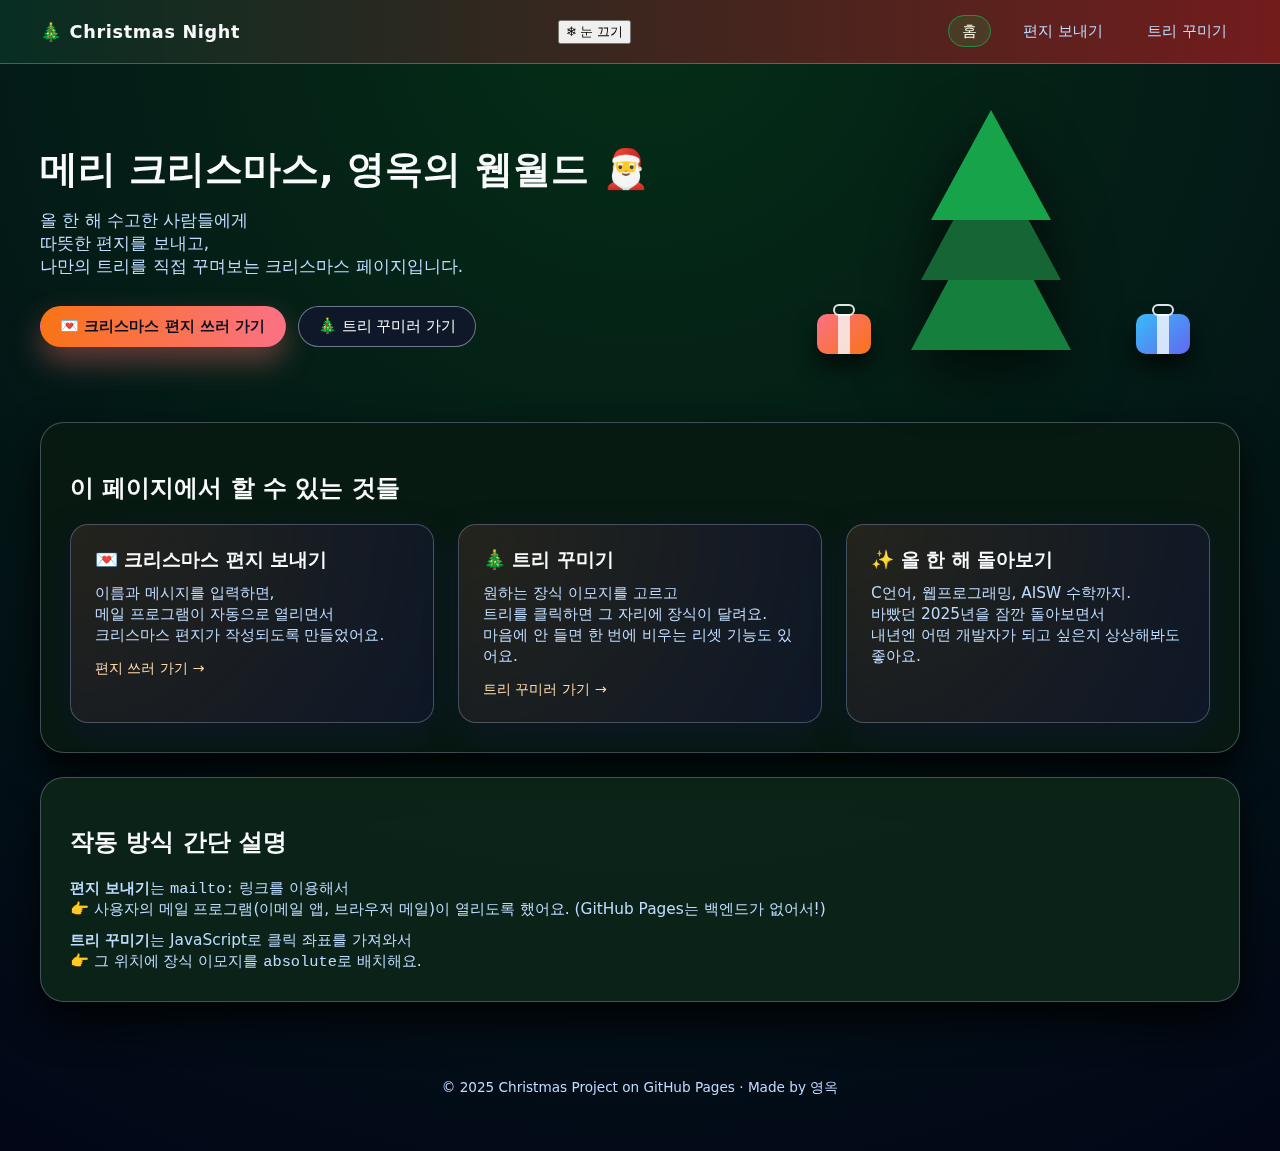
<file: index.html>
<!DOCTYPE html>
<html lang="ko">
<head>
  <meta charset="UTF-8" />
  <title>🎄 크리스마스 스페셜 | 홈</title>
  <link rel="stylesheet" href="style.css" />
</head>
<body class="page-home">
  <div class="snow-overlay"></div>

  <header class="site-header">
    <nav class="nav">
      <div class="logo">🎄 Christmas Night</div>
       <!-- ✅ 눈 토글 버튼 -->
      <button class="snow-toggle" id="snowToggle" aria-label="눈 토글">
        ❄ 눈 끄기
      </button>
      <ul class="nav-links">
        <li><a href="index.html" class="active">홈</a></li>
        <li><a href="letter.html">편지 보내기</a></li>
        <li><a href="tree.html">트리 꾸미기</a></li>
      </ul>
    </nav>

    <section class="hero">
      <div class="hero-content">
        <h1>메리 크리스마스, 영옥의 웹월드 🎅</h1>
        <p>
          올 한 해 수고한 사람들에게<br />
          따뜻한 편지를 보내고,<br />
          나만의 트리를 직접 꾸며보는 크리스마스 페이지입니다.
        </p>
        <div class="hero-buttons">
          <a href="letter.html" class="btn primary">💌 크리스마스 편지 쓰러 가기</a>
          <a href="tree.html" class="btn secondary">🎄 트리 꾸미러 가기</a>
        </div>
      </div>
      <div class="hero-illust">
        <div class="hero-tree"></div>
        <div class="hero-gift gift-1"></div>
        <div class="hero-gift gift-2"></div>
      </div>
    </section>
  </header>

  <main class="main">
    <section class="section">
      <h2>이 페이지에서 할 수 있는 것들</h2>
      <div class="cards">
        <article class="card">
          <h3>💌 크리스마스 편지 보내기</h3>
          <p>
            이름과 메시지를 입력하면,<br />
            메일 프로그램이 자동으로 열리면서<br />
            크리스마스 편지가 작성되도록 만들었어요.
          </p>
          <a href="letter.html" class="card-link">편지 쓰러 가기 →</a>
        </article>

        <article class="card">
          <h3>🎄 트리 꾸미기</h3>
          <p>
            원하는 장식 이모지를 고르고<br />
            트리를 클릭하면 그 자리에 장식이 달려요.<br />
            마음에 안 들면 한 번에 비우는 리셋 기능도 있어요.
          </p>
          <a href="tree.html" class="card-link">트리 꾸미러 가기 →</a>
        </article>

        <article class="card">
          <h3>✨ 올 한 해 돌아보기</h3>
          <p>
            C언어, 웹프로그래밍, AISW 수학까지.<br />
            바빴던 2025년을 잠깐 돌아보면서<br />
            내년엔 어떤 개발자가 되고 싶은지 상상해봐도 좋아요.
          </p>
        </article>
      </div>
    </section>

    <section class="section section-subtle">
      <h2>작동 방식 간단 설명</h2>
      <ul class="info-list">
        <li>
          <strong>편지 보내기</strong>는 <code>mailto:</code> 링크를 이용해서<br />
          👉 사용자의 메일 프로그램(이메일 앱, 브라우저 메일)이 열리도록 했어요.
          (GitHub Pages는 백엔드가 없어서!)
        </li>
        <li>
          <strong>트리 꾸미기</strong>는 JavaScript로 클릭 좌표를 가져와서<br />
          👉 그 위치에 장식 이모지를 <code>absolute</code>로 배치해요.
        </li>
      </ul>
    </section>
  </main>

  <footer class="footer">
    <p>© 2025 Christmas Project on GitHub Pages · Made by 영옥</p>
  </footer>
</body>
</html>
</file>
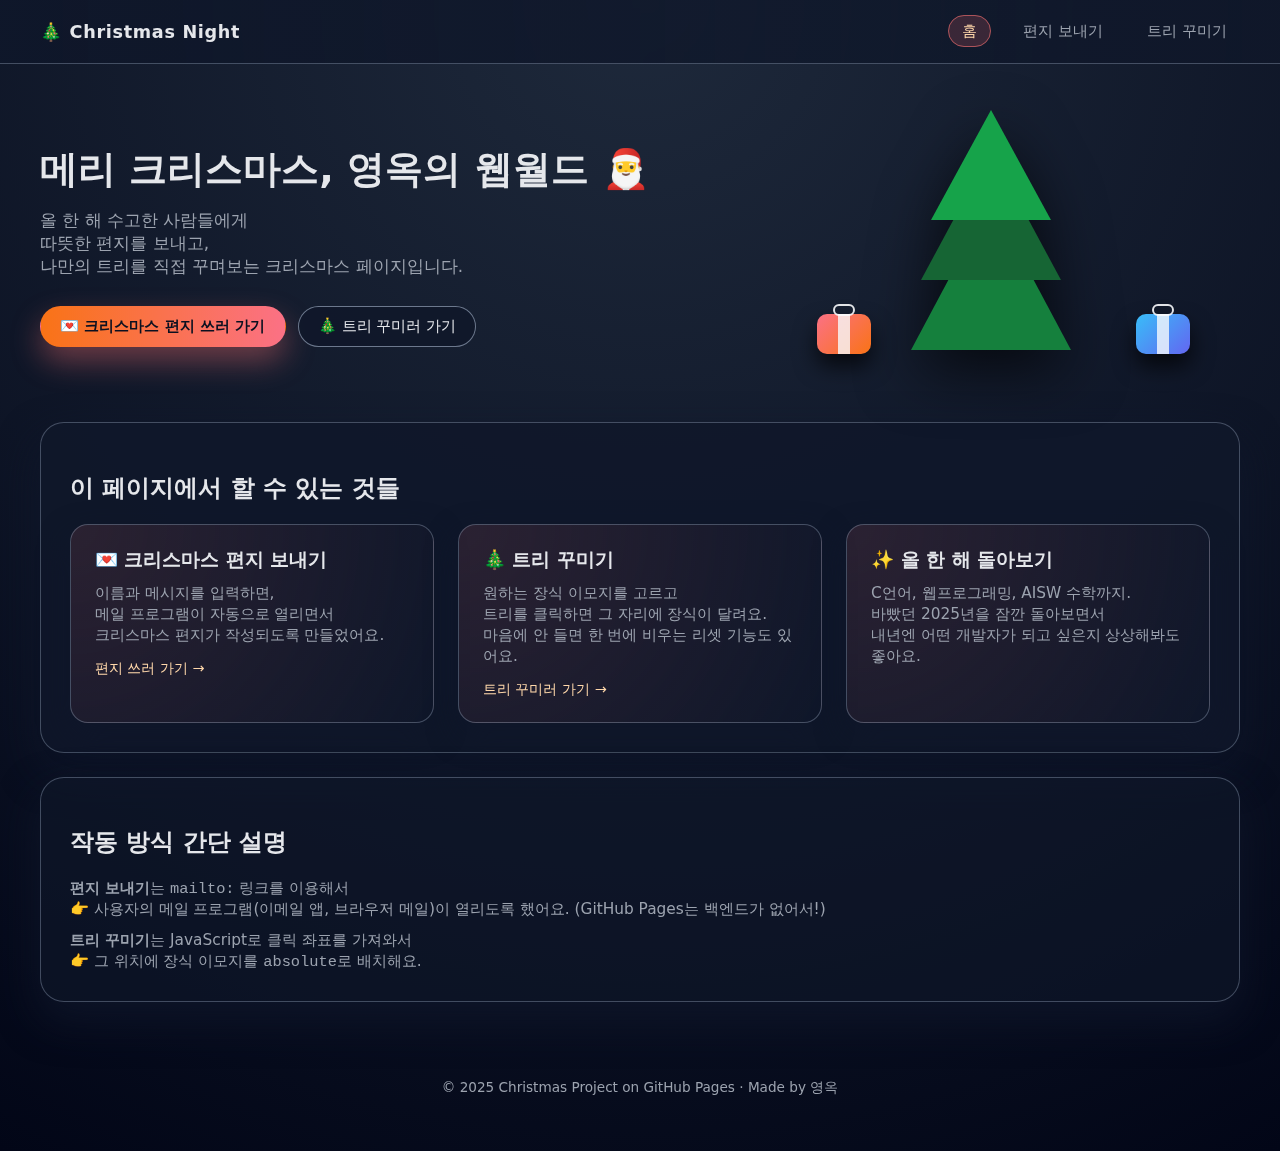
<file: repo root/index.html>
<!DOCTYPE html>
<html lang="ko">
<head>
  <meta charset="UTF-8" />
  <title>🎄 크리스마스 스페셜 | 홈</title>
  <link rel="stylesheet" href="style.css" />
</head>
<body class="page-home">
  <div class="snow-overlay"></div>

  <header class="site-header">
    <nav class="nav">
      <div class="logo">🎄 Christmas Night</div>
      <ul class="nav-links">
        <li><a href="index.html" class="active">홈</a></li>
        <li><a href="letter.html">편지 보내기</a></li>
        <li><a href="tree.html">트리 꾸미기</a></li>
      </ul>
    </nav>

    <section class="hero">
      <div class="hero-content">
        <h1>메리 크리스마스, 영옥의 웹월드 🎅</h1>
        <p>
          올 한 해 수고한 사람들에게<br />
          따뜻한 편지를 보내고,<br />
          나만의 트리를 직접 꾸며보는 크리스마스 페이지입니다.
        </p>
        <div class="hero-buttons">
          <a href="letter.html" class="btn primary">💌 크리스마스 편지 쓰러 가기</a>
          <a href="tree.html" class="btn secondary">🎄 트리 꾸미러 가기</a>
        </div>
      </div>
      <div class="hero-illust">
        <div class="hero-tree"></div>
        <div class="hero-gift gift-1"></div>
        <div class="hero-gift gift-2"></div>
      </div>
    </section>
  </header>

  <main class="main">
    <section class="section">
      <h2>이 페이지에서 할 수 있는 것들</h2>
      <div class="cards">
        <article class="card">
          <h3>💌 크리스마스 편지 보내기</h3>
          <p>
            이름과 메시지를 입력하면,<br />
            메일 프로그램이 자동으로 열리면서<br />
            크리스마스 편지가 작성되도록 만들었어요.
          </p>
          <a href="letter.html" class="card-link">편지 쓰러 가기 →</a>
        </article>

        <article class="card">
          <h3>🎄 트리 꾸미기</h3>
          <p>
            원하는 장식 이모지를 고르고<br />
            트리를 클릭하면 그 자리에 장식이 달려요.<br />
            마음에 안 들면 한 번에 비우는 리셋 기능도 있어요.
          </p>
          <a href="tree.html" class="card-link">트리 꾸미러 가기 →</a>
        </article>

        <article class="card">
          <h3>✨ 올 한 해 돌아보기</h3>
          <p>
            C언어, 웹프로그래밍, AISW 수학까지.<br />
            바빴던 2025년을 잠깐 돌아보면서<br />
            내년엔 어떤 개발자가 되고 싶은지 상상해봐도 좋아요.
          </p>
        </article>
      </div>
    </section>

    <section class="section section-subtle">
      <h2>작동 방식 간단 설명</h2>
      <ul class="info-list">
        <li>
          <strong>편지 보내기</strong>는 <code>mailto:</code> 링크를 이용해서<br />
          👉 사용자의 메일 프로그램(이메일 앱, 브라우저 메일)이 열리도록 했어요.
          (GitHub Pages는 백엔드가 없어서!)
        </li>
        <li>
          <strong>트리 꾸미기</strong>는 JavaScript로 클릭 좌표를 가져와서<br />
          👉 그 위치에 장식 이모지를 <code>absolute</code>로 배치해요.
        </li>
      </ul>
    </section>
  </main>

  <footer class="footer">
    <p>© 2025 Christmas Project on GitHub Pages · Made by 영옥</p>
  </footer>
</body>
</html>
</file>
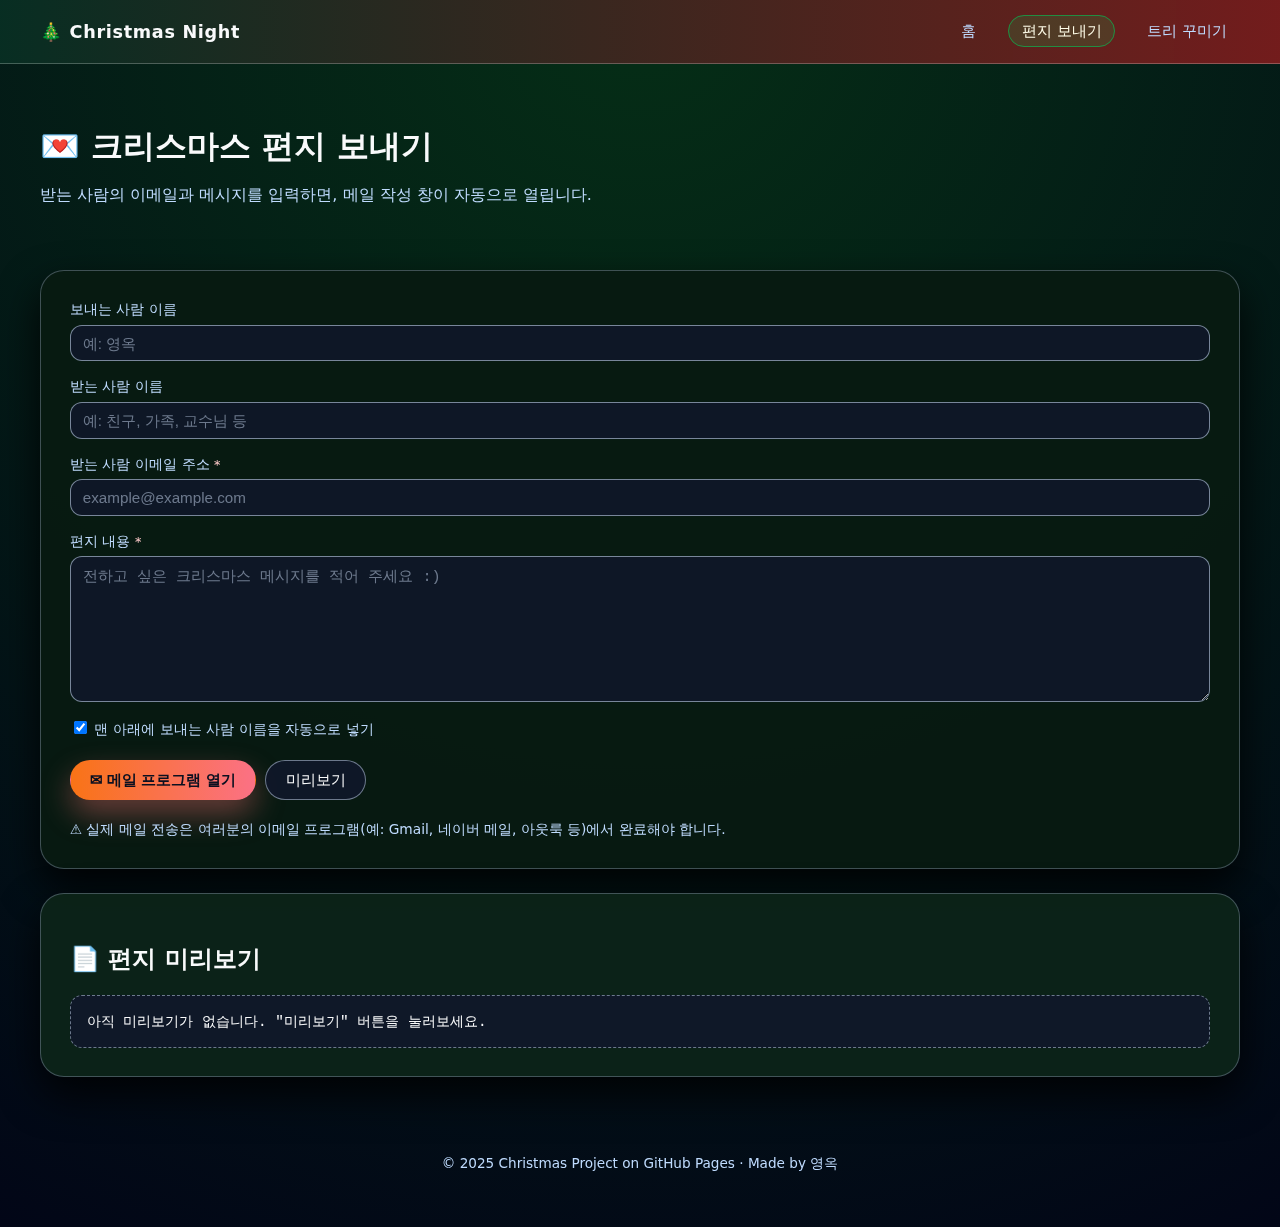
<file: letter.html>
<!DOCTYPE html>
<html lang="ko">
<head>
  <meta charset="UTF-8" />
  <title>💌 크리스마스 편지 보내기</title>
  <link rel="stylesheet" href="style.css" />
  <script src="letter.js" defer></script>
</head>
<body class="page-letter">
  <div class="snow-overlay"></div>

  <header class="site-header">
    <nav class="nav">
      <div class="logo">🎄 Christmas Night</div>
      <ul class="nav-links">
        <li><a href="index.html">홈</a></li>
        <li><a href="letter.html" class="active">편지 보내기</a></li>
        <li><a href="tree.html">트리 꾸미기</a></li>
      </ul>
    </nav>

    <section class="sub-hero">
      <h1>💌 크리스마스 편지 보내기</h1>
      <p>받는 사람의 이메일과 메시지를 입력하면, 메일 작성 창이 자동으로 열립니다.</p>
    </section>
  </header>

  <main class="main">
    <section class="section">
      <form class="letter-form" id="letterForm">
        <div class="form-group">
          <label for="fromName">보내는 사람 이름</label>
          <input type="text" id="fromName" placeholder="예: 영옥" />
        </div>

        <div class="form-group">
          <label for="toName">받는 사람 이름</label>
          <input type="text" id="toName" placeholder="예: 친구, 가족, 교수님 등" />
        </div>

        <div class="form-group">
          <label for="toEmail">받는 사람 이메일 주소 <span class="required">*</span></label>
          <input
            type="email"
            id="toEmail"
            placeholder="example@example.com"
            required
          />
        </div>

        <div class="form-group">
          <label for="message">편지 내용 <span class="required">*</span></label>
          <textarea
            id="message"
            rows="7"
            placeholder="전하고 싶은 크리스마스 메시지를 적어 주세요 :)"
            required
          ></textarea>
        </div>

        <div class="form-group inline">
          <label>
            <input type="checkbox" id="addSignature" checked />
            맨 아래에 보내는 사람 이름을 자동으로 넣기
          </label>
        </div>

        <div class="form-actions">
          <button type="submit" class="btn primary">✉ 메일 프로그램 열기</button>
          <button type="button" id="previewBtn" class="btn secondary">미리보기</button>
        </div>

        <p class="hint">
          ⚠ 실제 메일 전송은 여러분의 이메일 프로그램(예: Gmail, 네이버 메일, 아웃룩 등)에서 완료해야 합니다.
        </p>
      </form>
    </section>

    <section class="section section-subtle">
      <h2>📄 편지 미리보기</h2>
      <pre id="previewBox" class="preview-box">아직 미리보기가 없습니다. "미리보기" 버튼을 눌러보세요.</pre>
    </section>
  </main>

  <footer class="footer">
    <p>© 2025 Christmas Project on GitHub Pages · Made by 영옥</p>
  </footer>
</body>
</html>
</file>
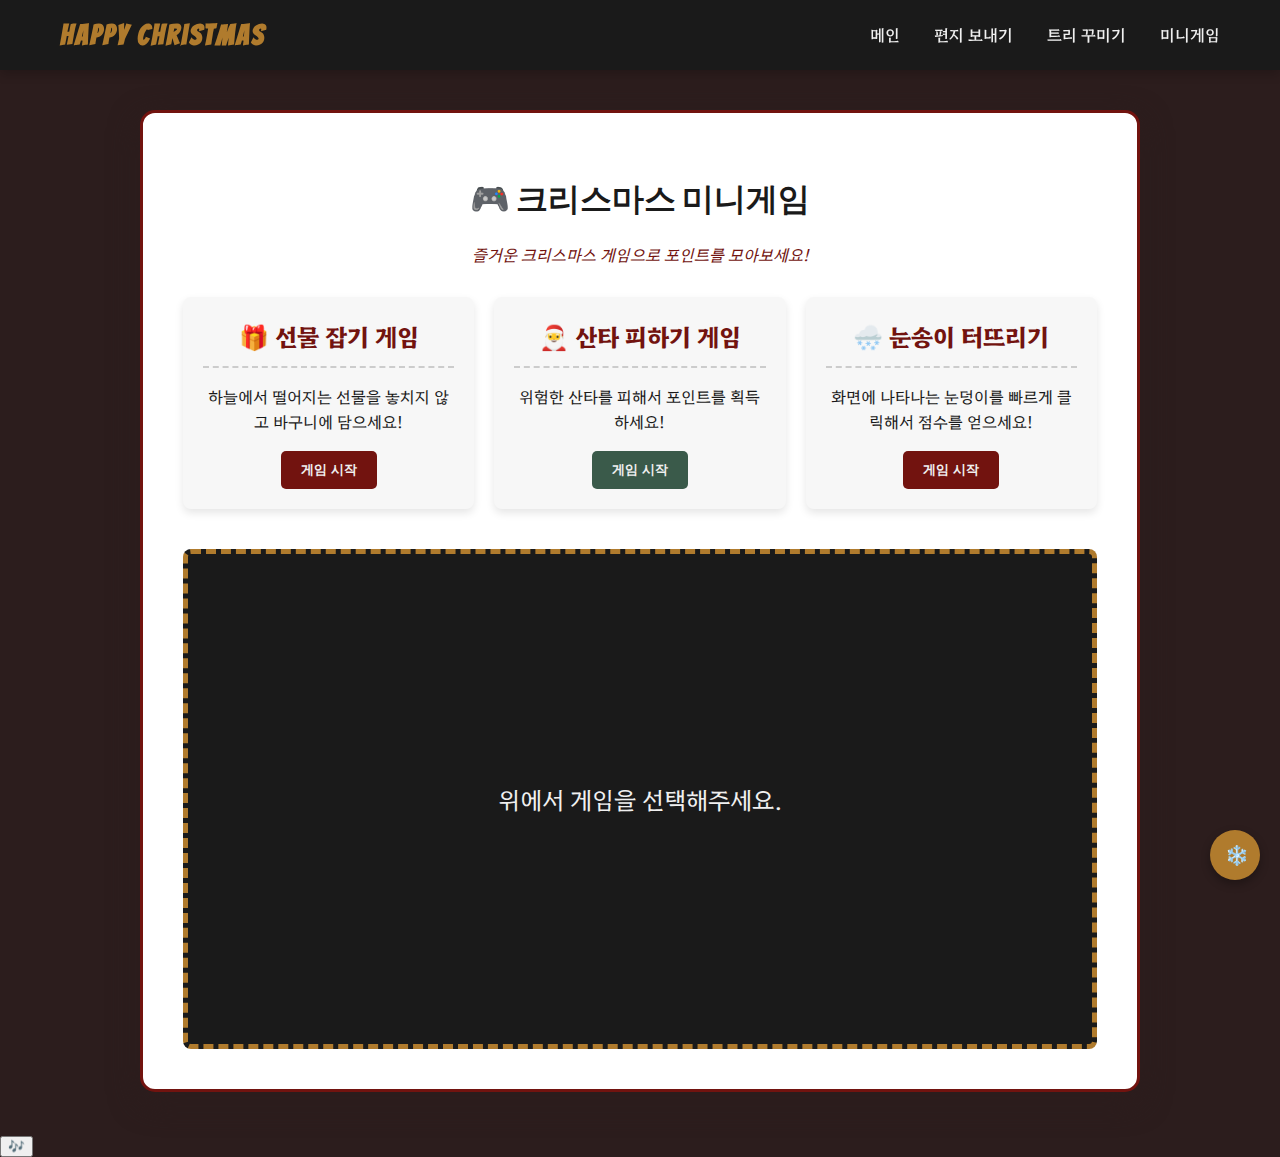
<file: minigame.html>
<!DOCTYPE html>
<html lang="ko">
<head>
    <meta charset="UTF-8">
    <meta name="viewport" content="width=device-width, initial-scale=1.0">
    <title>🎮 크리스마스 미니게임</title>
    
    <link rel="preconnect" href="https://fonts.googleapis.com">
    <link rel="preconnect" href="https://fonts.gstatic.com" crossorigin>
    <link href="https://fonts.googleapis.com/css2?family=Bangers&family=Hahmlet:wght@100..900&display=swap" rel="stylesheet">

    <link rel="stylesheet" href="css/style.css">
    <link rel="stylesheet" href="css/minigame.css"> 
</head>
<body>
    <div id="snow-container" class="snow-container"></div> 

    <header class="navbar">
        <div class="nav-container">
            <div class="nav-logo"><a href="index.html">Happy Christmas</a></div>
            <nav class="nav-links">
                <a href="index.html">메인</a>
                <a href="letter.html">편지 보내기</a>
                <a href="tree-decorator.html">트리 꾸미기</a>
                <a href="minigame.html">미니게임</a>
            </nav>
        </div>
    </header>

    <main class="minigame-main">
        <div class="minigame-container">
            <h1>🎮 크리스마스 미니게임</h1>
            <p class="subtitle">즐거운 크리스마스 게임으로 포인트를 모아보세요!</p>
            
            <section class="game-selection">
                <article class="game-card" data-game="falling-gifts">
                    <h2>🎁 선물 잡기 게임</h2>
                    <p>하늘에서 떨어지는 선물을 놓치지 않고 바구니에 담으세요!</p>
                    <button class="button-red">게임 시작</button>
                </article>
                
                <article class="game-card" data-game="santa-dodge">
                    <h2>🎅 산타 피하기 게임</h2>
                    <p>위험한 산타를 피해서 포인트를 획득하세요!</p>
                    <button class="button-green">게임 시작</button>
                </article>

                 <article class="game-card" data-game="snow-clicker">
                    <h2>🌨️ 눈송이 터뜨리기</h2>
                    <p>화면에 나타나는 눈덩이를 빠르게 클릭해서 점수를 얻으세요!</p>
                    <button class="button-red">게임 시작</button>
                </article>
            </section>
            
            <section id="game-area" class="game-area">
                <p>위에서 게임을 선택해주세요.</p>
            </section>
        </div>
    </main>
    
    <button id="music-toggle" class="music-toggle-button">🎶</button> 
    <button id="snow-toggle">❄️</button> 

    <script src="js/script.js"></script>
    <script src="js/minigame.js"></script>
</body>
</html>
</file>
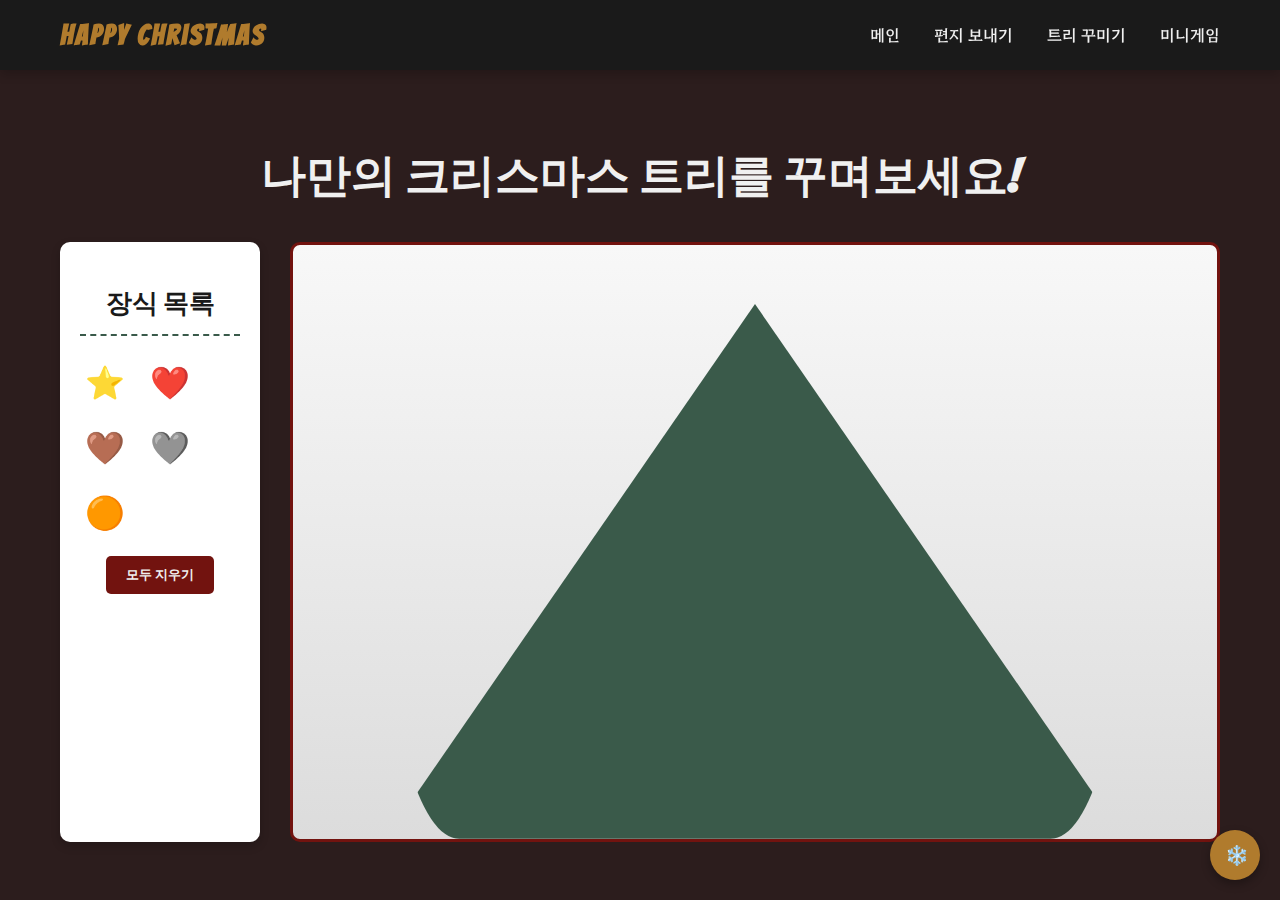
<file: tree-decorator.html>
<!DOCTYPE html>
<html lang="ko">
<head>
    <meta charset="UTF-8">
    <meta name="viewport" content="width=device-width, initial-scale=1.0">
    <title>🎄 트리 꾸미기</title>
    
    <link rel="preconnect" href="https://fonts.googleapis.com">
    <link rel="preconnect" href="https://fonts.gstatic.com" crossorigin>
    <link href="https://fonts.googleapis.com/css2?family=Bangers&family=Hahmlet:wght@100..900&display=swap" rel="stylesheet">

    <link rel="stylesheet" href="css/style.css">
    <link rel="stylesheet" href="css/tree.css">
</head>
<body>
    <div id="snow-container" class="snow-container"></div>

    <header class="navbar">
        <div class="nav-container">
            <div class="nav-logo"><a href="index.html">Happy Christmas</a></div>
            <nav class="nav-links">
                <a href="index.html">메인</a>
                <a href="letter.html">편지 보내기</a>
                <a href="tree-decorator.html">트리 꾸미기</a>
                <a href="minigame.html">미니게임</a>
            </nav>
        </div>
    </header>

    <main class="tree-main">
        <h1>나만의 크리스마스 트리를 꾸며보세요!</h1>
        
        <div class="decorator-container">
            <aside class="ornament-palette">
                <h2>장식 목록</h2>
                <div class="ornaments-list">
                    <div class="ornament ball-red" draggable="true" data-type="ball-red"></div>
                    <div class="ornament ball-green" draggable="true" data-type="ball-green"></div>
                    <div class="ornament star-gold" draggable="true" data-type="star-gold"></div>
                    <div class="ornament candy-cane" draggable="true" data-type="candy-cane"></div>
                    <div class="ornament gift-box" draggable="true" data-type="gift-box"></div>
                    <div class="ornament memo-note" draggable="true" data-type="memo-note"></div>
                </div>
                <button id="reset-button" class="button-red">모두 지우기</button>
            </aside>
            
            <section id="tree-area" class="tree-area">
                <div class="main-tree"></div>
            </section>
        </div>
    </main>
    
    <!-- 메모 입력 모달 -->
    <div id="input-modal" class="modal">
        <div class="modal-content">
            <span id="close-input-modal" class="close-button">&times;</span>
            <h2>메모 남기기 ✏️</h2>
            <form id="memo-input-form">
                <textarea id="input-memo-text" placeholder="여기에 메모를 입력하세요..."></textarea>
                <button type="submit" class="button-green">메모 저장</button>
            </form>
        </div>
    </div>
    
    <!-- 메모 보기 모달 -->
    <div id="view-modal" class="modal">
        <div class="modal-content">
            <span id="close-view-modal" class="close-button">&times;</span>
            <h2>작성된 메모 💌</h2>
            <p id="view-memo-text"></p>
        </div>
    </div>

    <button id="snow-toggle">❄️</button> 

    <script src="js/tree.js"></script>
    <script src="js/script.js"></script>
</body>
</html>
</file>
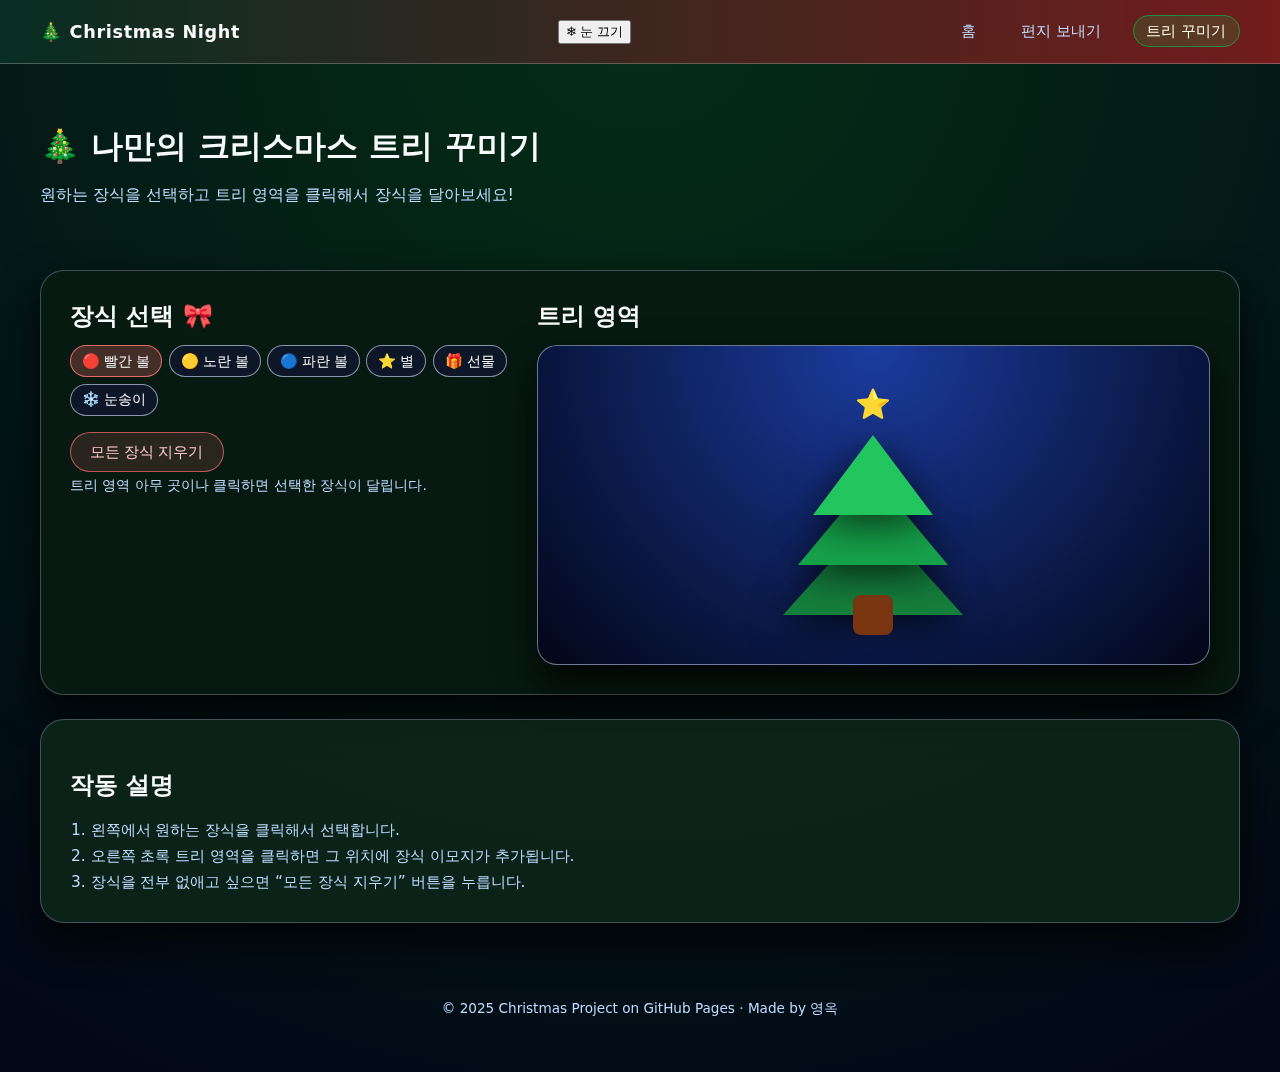
<file: tree.html>
<!DOCTYPE html>
<html lang="ko">
<head>
  <meta charset="UTF-8" />
  <title>🎄 크리스마스 트리 꾸미기</title>
  <link rel="stylesheet" href="style.css" />
  <script src="tree.js" defer></script>
</head>
<body class="page-tree">
  <div class="snow-overlay"></div>

  <header class="site-header">
    <nav class="nav">
      <div class="logo">🎄 Christmas Night</div>
       <!-- ✅ 눈 토글 버튼 -->
      <button class="snow-toggle" id="snowToggle" aria-label="눈 토글">
        ❄ 눈 끄기
      </button>
      <ul class="nav-links">
        <li><a href="index.html">홈</a></li>
        <li><a href="letter.html">편지 보내기</a></li>
        <li><a href="tree.html" class="active">트리 꾸미기</a></li>
      </ul>
    </nav>

    <section class="sub-hero">
      <h1>🎄 나만의 크리스마스 트리 꾸미기</h1>
      <p>원하는 장식을 선택하고 트리 영역을 클릭해서 장식을 달아보세요!</p>
    </section>
  </header>

  <main class="main">
    <section class="section">
      <div class="tree-layout">
        <aside class="palette">
          <h2>장식 선택 🎀</h2>
          <div class="palette-buttons">
            <button class="ornament-btn active" data-emoji="🔴">🔴 빨간 볼</button>
            <button class="ornament-btn" data-emoji="🟡">🟡 노란 볼</button>
            <button class="ornament-btn" data-emoji="🔵">🔵 파란 볼</button>
            <button class="ornament-btn" data-emoji="⭐">⭐ 별</button>
            <button class="ornament-btn" data-emoji="🎁">🎁 선물</button>
            <button class="ornament-btn" data-emoji="❄️">❄️ 눈송이</button>
          </div>

          <div class="palette-actions">
            <button id="clearTreeBtn" class="btn danger">모든 장식 지우기</button>
            <p class="hint">트리 영역 아무 곳이나 클릭하면 선택한 장식이 달립니다.</p>
          </div>
        </aside>

        <section class="tree-area-wrapper">
          <h2>트리 영역</h2>
          <div id="tree-area">
            <div class="css-tree">
              <div class="tree-layer layer-1"></div>
              <div class="tree-layer layer-2"></div>
              <div class="tree-layer layer-3"></div>
              <div class="tree-trunk"></div>
              <div class="tree-star-top">⭐</div>
            </div>
          </div>
        </section>
      </div>
    </section>

    <section class="section section-subtle">
      <h2>작동 설명</h2>
      <ol class="info-list numbered">
        <li>왼쪽에서 원하는 장식을 클릭해서 선택합니다.</li>
        <li>오른쪽 초록 트리 영역을 클릭하면 그 위치에 장식 이모지가 추가됩니다.</li>
        <li>장식을 전부 없애고 싶으면 “모든 장식 지우기” 버튼을 누릅니다.</li>
      </ol>
    </section>
  </main>

  <footer class="footer">
    <p>© 2025 Christmas Project on GitHub Pages · Made by 영옥</p>
  </footer>
</body>
</html>
</file>
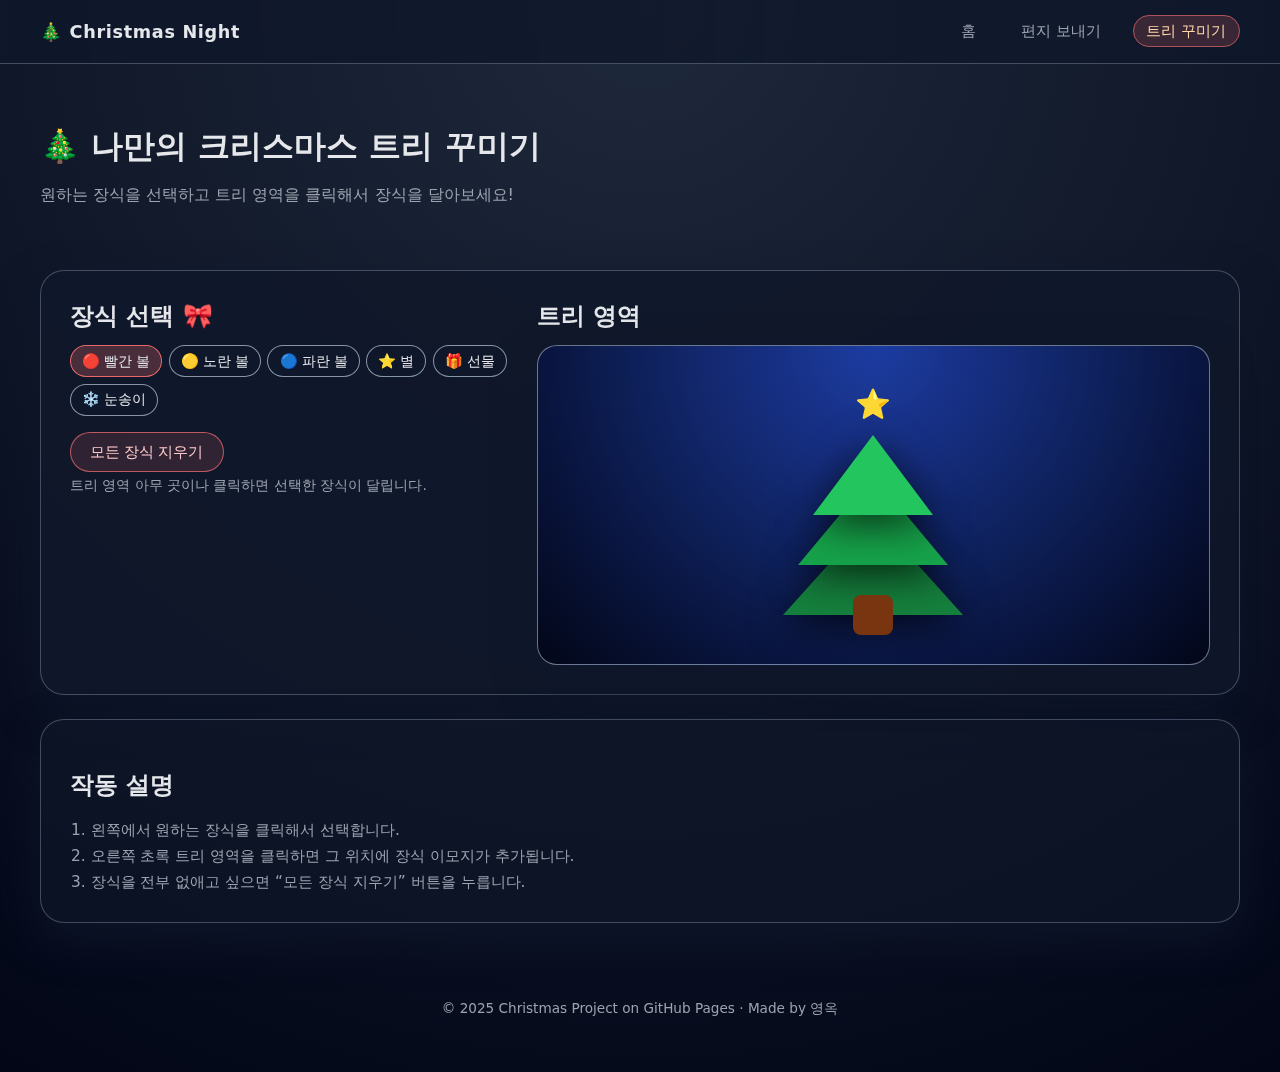
<file: repo root/tree.html>
<!DOCTYPE html>
<html lang="ko">
<head>
  <meta charset="UTF-8" />
  <title>🎄 크리스마스 트리 꾸미기</title>
  <link rel="stylesheet" href="style.css" />
  <script src="tree.js" defer></script>
</head>
<body class="page-tree">
  <div class="snow-overlay"></div>

  <header class="site-header">
    <nav class="nav">
      <div class="logo">🎄 Christmas Night</div>
      <ul class="nav-links">
        <li><a href="index.html">홈</a></li>
        <li><a href="letter.html">편지 보내기</a></li>
        <li><a href="tree.html" class="active">트리 꾸미기</a></li>
      </ul>
    </nav>

    <section class="sub-hero">
      <h1>🎄 나만의 크리스마스 트리 꾸미기</h1>
      <p>원하는 장식을 선택하고 트리 영역을 클릭해서 장식을 달아보세요!</p>
    </section>
  </header>

  <main class="main">
    <section class="section">
      <div class="tree-layout">
        <aside class="palette">
          <h2>장식 선택 🎀</h2>
          <div class="palette-buttons">
            <button class="ornament-btn active" data-emoji="🔴">🔴 빨간 볼</button>
            <button class="ornament-btn" data-emoji="🟡">🟡 노란 볼</button>
            <button class="ornament-btn" data-emoji="🔵">🔵 파란 볼</button>
            <button class="ornament-btn" data-emoji="⭐">⭐ 별</button>
            <button class="ornament-btn" data-emoji="🎁">🎁 선물</button>
            <button class="ornament-btn" data-emoji="❄️">❄️ 눈송이</button>
          </div>

          <div class="palette-actions">
            <button id="clearTreeBtn" class="btn danger">모든 장식 지우기</button>
            <p class="hint">트리 영역 아무 곳이나 클릭하면 선택한 장식이 달립니다.</p>
          </div>
        </aside>

        <section class="tree-area-wrapper">
          <h2>트리 영역</h2>
          <div id="tree-area">
            <div class="css-tree">
              <div class="tree-layer layer-1"></div>
              <div class="tree-layer layer-2"></div>
              <div class="tree-layer layer-3"></div>
              <div class="tree-trunk"></div>
              <div class="tree-star-top">⭐</div>
            </div>
          </div>
        </section>
      </div>
    </section>

    <section class="section section-subtle">
      <h2>작동 설명</h2>
      <ol class="info-list numbered">
        <li>왼쪽에서 원하는 장식을 클릭해서 선택합니다.</li>
        <li>오른쪽 초록 트리 영역을 클릭하면 그 위치에 장식 이모지가 추가됩니다.</li>
        <li>장식을 전부 없애고 싶으면 “모든 장식 지우기” 버튼을 누릅니다.</li>
      </ol>
    </section>
  </main>

  <footer class="footer">
    <p>© 2025 Christmas Project on GitHub Pages · Made by 영옥</p>
  </footer>
</body>
</html>
</file>
<file: style.css>
/* 기본 설정 */
*,
*::before,
*::after {
  box-sizing: border-box;
}

:root {
  /* 🎄 기본은 '다크 크리스마스' 분위기 */
  --bg-dark: #04110c; /* 짙은 초록 계열 */
  --bg-card: rgba(7, 26, 18, 0.96);
  --bg-subtle: rgba(12, 37, 24, 0.9);

  /* 크리스마스 컬러 (빨강 + 초록) */
  --accent: #dc2626; /* 레드 */
  --accent-green: #16a34a; /* 그린 */
  --accent-soft: rgba(220, 38, 38, 0.18);

  --text-main: #f9fafb;
  --text-muted: #bfdbfe;
  --border-subtle: rgba(148, 163, 184, 0.6);
  --shadow-soft: 0 18px 40px rgba(0, 0, 0, 0.85);

  --radius-lg: 18px;
  --radius-xl: 24px;
  --nav-height: 64px;
}

/* 🌞 화이트(라이트) 모드일 때 변수 덮어쓰기 */
body[data-theme="light"] {
  --bg-dark: #fdfcfb;
  --bg-card: rgba(255, 255, 255, 0.97);
  --bg-subtle: rgba(248, 250, 252, 0.96);

  --text-main: #111827;
  --text-muted: #4b5563;
  --border-subtle: rgba(203, 213, 225, 0.95);

  /* 라이트 모드에서도 레드/그린 유지, 살짝 더 쨍하게 */
  --accent: #b91c1c;
  --accent-green: #15803d;
  --accent-soft: rgba(220, 38, 38, 0.08);

  --shadow-soft: 0 18px 35px rgba(148, 163, 184, 0.45);

  background: radial-gradient(circle at top, #fff7f7, #f1f5f9);
  color: var(--text-main);
}


html,
body {
  margin: 0;
  padding: 0;
  font-family: system-ui, -apple-system, BlinkMacSystemFont, "Segoe UI",
    sans-serif;
  background: radial-gradient(circle at top, #052e16, #020617); /* 🎄 다크 모드용 */
  color: var(--text-main);
  min-height: 100%;
}

/* 라이트 모드일 때 body 배경만 다시 덮어쓰기 */
body[data-theme="light"] {
  background: radial-gradient(circle at top, #fff7f7, #e0f2fe);
}


/* 눈 효과용 오버레이 (간단 버전) */
.snow-overlay {
  pointer-events: none;
  position: fixed;
  inset: 0;
  background-image: radial-gradient(circle, rgba(255, 255, 255, 0.9) 1px, transparent 2px),
    radial-gradient(circle, rgba(255, 255, 255, 0.7) 1px, transparent 2px);
  background-size: 180px 180px, 240px 240px;
  background-position: 0 0, 90px 90px;
  opacity: 0.22;
  animation: snow-move 18s linear infinite;
  z-index: -1;
}

@keyframes snow-move {
  from {
    transform: translateY(-40px);
  }
  to {
    transform: translateY(40px);
  }
}

/* 공통 레이아웃 */
.site-header {
  position: relative;
}

.nav {
  height: var(--nav-height);
  display: flex;
  align-items: center;
  justify-content: space-between;
  gap: 1rem;
  padding: 0 2.5rem;
  background: linear-gradient(
    to right,
    rgba(8, 47, 35, 0.95),
    rgba(127, 29, 29, 0.9)
  );
  border-bottom: 1px solid rgba(248, 250, 252, 0.25);
  backdrop-filter: blur(14px);
  position: sticky;
  top: 0;
  z-index: 10;
}

/* 라이트 모드에서 네비 배경 */
body[data-theme="light"] .nav {
  background: linear-gradient(
    to right,
    rgba(239, 246, 255, 0.98),
    rgba(255, 241, 242, 0.98)
  );
  border-bottom-color: rgba(148, 163, 184, 0.5);
}


.logo {
  font-weight: 700;
  font-size: 1.1rem;
  letter-spacing: 0.04em;
}

.nav-links {
  list-style: none;
  display: flex;
  gap: 1.2rem;
  margin: 0;
  padding: 0;
}

.nav-links a {
  text-decoration: none;
  color: var(--text-muted);
  font-size: 0.95rem;
  padding: 0.35rem 0.8rem;
  border-radius: 999px;
  transition: background 0.2s ease, color 0.2s ease, transform 0.1s ease;
}

.nav-links a:hover {
  color: #e5e7eb;
  background: rgba(148, 163, 184, 0.18);
  transform: translateY(-1px);
}

.nav-links a.active {
  background: rgba(22, 163, 74, 0.2);
  color: #fefce8;
  border: 1px solid rgba(22, 163, 74, 0.8);
}

.theme-toggle {
  border: 1px solid rgba(248, 250, 252, 0.45);
  background: rgba(15, 23, 42, 0.4);
  color: #fefce8;
  border-radius: 999px;
  width: 34px;
  height: 34px;
  display: inline-flex;
  align-items: center;
  justify-content: center;
  font-size: 1.1rem;
  cursor: pointer;
  margin-right: 0.5rem;
  transition: background 0.2s ease, transform 0.08s ease, box-shadow 0.15s ease;
}

.theme-toggle:hover {
  background: rgba(248, 250, 252, 0.1);
  transform: translateY(-1px);
  box-shadow: 0 8px 20px rgba(0, 0, 0, 0.5);
}

/* 라이트 모드에서 토글 버튼 */
body[data-theme="light"] .theme-toggle {
  background: rgba(255, 255, 255, 0.9);
  color: #b91c1c;
  border-color: rgba(209, 213, 219, 0.9);
}


/* 라이트 모드에서 active 링크 */
body[data-theme="light"] .nav-links a.active {
  background: rgba(248, 113, 113, 0.1);
  color: #991b1b;
  border-color: rgba(248, 113, 113, 0.8);
}


/* 히어로 */
.hero {
  display: grid;
  grid-template-columns: minmax(0, 2fr) minmax(0, 1.5fr);
  gap: 2.5rem;
  padding: 3.5rem 2.5rem 2.5rem;
}

.hero-content h1 {
  font-size: 2.4rem;
  line-height: 1.2;
  margin-bottom: 1rem;
}

.hero-content p {
  color: var(--text-muted);
  font-size: 1.05rem;
  margin-bottom: 1.8rem;
}

.hero-buttons {
  display: flex;
  flex-wrap: wrap;
  gap: 0.75rem;
}

/* 히어로 일러스트 (트리 + 선물) */
.hero-illust {
  position: relative;
  min-height: 230px;
}

.hero-tree {
  position: absolute;
  inset: auto 0 0;
  margin: 0 auto;
  width: 0;
  height: 0;
  border-left: 80px solid transparent;
  border-right: 80px solid transparent;
  border-bottom: 150px solid #15803d;
  filter: drop-shadow(0 18px 30px rgba(0, 0, 0, 0.7));
}

.hero-tree::before,
.hero-tree::after {
  content: "";
  position: absolute;
  left: 50%;
  transform: translateX(-50%);
  border-left: 70px solid transparent;
  border-right: 70px solid transparent;
  border-bottom: 130px solid #166534;
}

.hero-tree::before {
  top: -50px;
}

.hero-tree::after {
  top: -90px;
  border-left-width: 60px;
  border-right-width: 60px;
  border-bottom-width: 110px;
  border-bottom-color: #16a34a;
}

.hero-gift {
  position: absolute;
  width: 54px;
  height: 40px;
  background: linear-gradient(135deg, #fb7185, #f97316);
  border-radius: 10px;
  bottom: -4px;
  box-shadow: 0 12px 22px rgba(0, 0, 0, 0.7);
}

.hero-gift::before {
  content: "";
  position: absolute;
  inset: 0;
  margin: auto;
  width: 12px;
  background: rgba(248, 250, 252, 0.8);
}

.hero-gift::after {
  content: "";
  position: absolute;
  top: -10px;
  left: 50%;
  transform: translateX(-50%);
  width: 22px;
  height: 12px;
  border-radius: 999px;
  border: 2px solid rgba(248, 250, 252, 0.9);
}

.gift-1 {
  left: 15%;
}

.gift-2 {
  right: 10%;
  background: linear-gradient(135deg, #38bdf8, #6366f1);
}

/* 서브 히어로 */
.sub-hero {
  padding: 2.5rem 2.5rem 1rem;
}

.sub-hero h1 {
  font-size: 2rem;
  margin-bottom: 0.6rem;
}

.sub-hero p {
  color: var(--text-muted);
}

/* 메인 공통 */
.main {
  padding: 0 2.5rem 2.5rem;
}

.section {
  margin-top: 2rem;
  padding: 1.8rem 1.8rem;
  background: var(--bg-card);
  border-radius: var(--radius-xl);
  box-shadow: var(--shadow-soft);
  border: 1px solid rgba(148, 163, 184, 0.4);
}

.section + .section {
  margin-top: 1.5rem;
}

.section-subtle {
  background: var(--bg-subtle);
}

/* 카드 */
.cards {
  display: grid;
  gap: 1.5rem;
  grid-template-columns: repeat(auto-fit, minmax(220px, 1fr));
}

.card {
  background: radial-gradient(circle at top left, rgba(248, 113, 113, 0.12), rgba(15, 23, 42, 0.9));
  border-radius: var(--radius-lg);
  padding: 1.4rem 1.5rem;
  border: 1px solid rgba(148, 163, 184, 0.4);
  box-shadow: 0 12px 30px rgba(15, 23, 42, 0.8);
}

.card h3 {
  margin-top: 0;
  margin-bottom: 0.6rem;
}

.card p {
  margin-top: 0;
  margin-bottom: 0.8rem;
  color: var(--text-muted);
  font-size: 0.96rem;
}

.card-link {
  color: #fed7aa;
  text-decoration: none;
  font-size: 0.9rem;
}

.card-link:hover {
  text-decoration: underline;
}

/* 버튼 */
.btn {
  display: inline-flex;
  align-items: center;
  justify-content: center;
  padding: 0.55rem 1.2rem;
  border-radius: 999px;
  border: 1px solid transparent;
  font-size: 0.95rem;
  cursor: pointer;
  text-decoration: none;
  transition: background 0.2s ease, transform 0.08s ease, box-shadow 0.15s ease,
    border-color 0.2s ease;
  white-space: nowrap;
}

.btn.primary {
  background: linear-gradient(to right, #f97316, #fb7185);
  color: #0b1020;
  font-weight: 600;
  box-shadow: 0 14px 30px rgba(248, 113, 113, 0.4);
}

.btn.primary:hover {
  transform: translateY(-1px);
  box-shadow: 0 18px 40px rgba(248, 113, 113, 0.55);
}

.btn.secondary {
  background: rgba(15, 23, 42, 0.9);
  border-color: rgba(148, 163, 184, 0.7);
  color: var(--text-main);
}

.btn.secondary:hover {
  background: rgba(30, 64, 175, 0.7);
}

.btn.danger {
  background: rgba(248, 113, 113, 0.14);
  border-color: rgba(248, 113, 113, 0.7);
  color: #fecaca;
}

.btn.danger:hover {
  background: rgba(248, 113, 113, 0.3);
}

/* 리스트 */
.info-list {
  list-style: none;
  padding-left: 0;
  margin: 0;
  color: var(--text-muted);
  font-size: 0.96rem;
}

.info-list li + li {
  margin-top: 0.6rem;
}

.info-list.numbered {
  list-style: decimal;
  padding-left: 1.3rem;
}

.info-list.numbered li + li {
  margin-top: 0.3rem;
}

/* 폼 (편지 쓰기) */
.letter-form {
  display: flex;
  flex-direction: column;
  gap: 1rem;
}

.form-group {
  display: flex;
  flex-direction: column;
  gap: 0.35rem;
}

.form-group.inline {
  flex-direction: row;
  align-items: center;
  gap: 0.5rem;
}

label {
  font-size: 0.9rem;
  color: var(--text-muted);
}

input[type="text"],
input[type="email"],
textarea {
  border-radius: 12px;
  border: 1px solid rgba(148, 163, 184, 0.8);
  background: rgba(15, 23, 42, 0.85);
  padding: 0.55rem 0.75rem;
  color: var(--text-main);
  font-size: 0.95rem;
  outline: none;
  transition: border-color 0.15s ease, box-shadow 0.15s ease, background 0.15s ease;
}

input::placeholder,
textarea::placeholder {
  color: rgba(148, 163, 184, 0.7);
}

input:focus,
textarea:focus {
  border-color: #f97316;
  box-shadow: 0 0 0 1px rgba(248, 113, 113, 0.6);
  background: rgba(15, 23, 42, 0.95);
}

textarea {
  resize: vertical;
}

.form-actions {
  display: flex;
  flex-wrap: wrap;
  gap: 0.6rem;
  margin-top: 0.3rem;
}

.required {
  color: #fecaca;
  font-size: 0.8rem;
}

.hint {
  margin: 0.3rem 0 0;
  font-size: 0.86rem;
  color: var(--text-muted);
}

/* 미리보기 박스 */
.preview-box {
  margin: 0;
  border-radius: 12px;
  background: rgba(15, 23, 42, 0.9);
  border: 1px dashed rgba(148, 163, 184, 0.7);
  padding: 1rem;
  font-size: 0.9rem;
  color: var(--text-main);
  white-space: pre-wrap;
}

/* 트리 레이아웃 */
.tree-layout {
  display: grid;
  grid-template-columns: minmax(0, 1.3fr) minmax(0, 2fr);
  gap: 1.8rem;
}

.palette h2,
.tree-area-wrapper h2 {
  margin-top: 0;
  margin-bottom: 0.8rem;
}

.palette-buttons {
  display: flex;
  flex-wrap: wrap;
  gap: 0.4rem;
}

.ornament-btn {
  border-radius: 999px;
  border: 1px solid rgba(148, 163, 184, 0.9);
  background: rgba(15, 23, 42, 0.9);
  padding: 0.35rem 0.7rem;
  color: var(--text-main);
  font-size: 0.9rem;
  cursor: pointer;
  display: inline-flex;
  align-items: center;
  gap: 0.25rem;
  transition: background 0.15s ease, transform 0.05s ease, border-color 0.15s ease;
}

.ornament-btn:hover {
  background: rgba(30, 64, 175, 0.85);
}

.ornament-btn.active {
  background: rgba(248, 113, 113, 0.25);
  border-color: rgba(248, 113, 113, 0.9);
}

.palette-actions {
  margin-top: 1rem;
}

#tree-area {
  position: relative;
  border-radius: 20px;
  background: radial-gradient(circle at top, rgba(30, 64, 175, 0.9), #020617);
  border: 1px solid rgba(148, 163, 184, 0.7);
  min-height: 320px;
  display: flex;
  align-items: center;
  justify-content: center;
  overflow: hidden;
  box-shadow: var(--shadow-soft);
}

/* CSS 트리 (트리 영역 중앙) */
.css-tree {
  position: relative;
  width: 220px;
  height: 260px;
}

.tree-layer {
  position: absolute;
  left: 50%;
  transform: translateX(-50%);
  width: 0;
  height: 0;
  border-left: 90px solid transparent;
  border-right: 90px solid transparent;
  border-bottom: 100px solid #15803d;
  filter: drop-shadow(0 10px 20px rgba(0, 0, 0, 0.7));
}

.layer-1 {
  bottom: 20px;
}

.layer-2 {
  bottom: 70px;
  border-left-width: 75px;
  border-right-width: 75px;
  border-bottom-width: 90px;
  border-bottom-color: #16a34a;
}

.layer-3 {
  bottom: 120px;
  border-left-width: 60px;
  border-right-width: 60px;
  border-bottom-width: 80px;
  border-bottom-color: #22c55e;
}

.tree-trunk {
  position: absolute;
  bottom: 0;
  left: 50%;
  transform: translateX(-50%);
  width: 40px;
  height: 40px;
  background: #78350f;
  border-radius: 8px;
}

.tree-star-top {
  position: absolute;
  top: 12px;
  left: 50%;
  transform: translateX(-50%);
  font-size: 1.8rem;
}

/* 장식 이모지 */
.ornament {
  position: absolute;
  font-size: 1.6rem;
  transform: translate(-50%, -50%);
  cursor: pointer;
  user-select: none;
}

/* 푸터 */
.footer {
  padding: 1.5rem 2.5rem 2.5rem;
  font-size: 0.85rem;
  color: var(--text-muted);
  text-align: center;
}

/* 반응형 */
@media (max-width: 900px) {
  .hero {
    grid-template-columns: minmax(0, 1fr);
  }

  .hero-illust {
    min-height: 200px;
  }

  .tree-layout {
    grid-template-columns: minmax(0, 1fr);
  }
}

@media (max-width: 640px) {
  .nav {
    padding: 0 1.1rem;
  }

  .hero,
  .sub-hero,
  .main,
  .footer {
    padding-left: 1.1rem;
    padding-right: 1.1rem;
  }

  .section {
    padding: 1.3rem 1.25rem;
  }
}
</file>
<file: repo root/style.css>
/* 기본 설정 */
*,
*::before,
*::after {
  box-sizing: border-box;
}

:root {
  --bg-dark: #050816;
  --bg-card: rgba(15, 23, 42, 0.9);
  --bg-subtle: rgba(15, 23, 42, 0.6);
  --accent: #f97316;
  --accent-soft: rgba(248, 113, 113, 0.2);
  --text-main: #e5e7eb;
  --text-muted: #9ca3af;
  --border-subtle: rgba(148, 163, 184, 0.5);
  --shadow-soft: 0 18px 40px rgba(15, 23, 42, 0.8);
  --radius-lg: 18px;
  --radius-xl: 24px;
  --nav-height: 64px;
}

html,
body {
  margin: 0;
  padding: 0;
  font-family: system-ui, -apple-system, BlinkMacSystemFont, "Segoe UI",
    sans-serif;
  background: radial-gradient(circle at top, #1e293b, #020617);
  color: var(--text-main);
  min-height: 100%;
}

/* 눈 효과용 오버레이 (간단 버전) */
.snow-overlay {
  pointer-events: none;
  position: fixed;
  inset: 0;
  background-image: radial-gradient(circle, rgba(255, 255, 255, 0.9) 1px, transparent 2px),
    radial-gradient(circle, rgba(255, 255, 255, 0.7) 1px, transparent 2px);
  background-size: 180px 180px, 240px 240px;
  background-position: 0 0, 90px 90px;
  opacity: 0.22;
  animation: snow-move 18s linear infinite;
  z-index: -1;
}

@keyframes snow-move {
  from {
    transform: translateY(-40px);
  }
  to {
    transform: translateY(40px);
  }
}

/* 공통 레이아웃 */
.site-header {
  position: relative;
}

.nav {
  height: var(--nav-height);
  display: flex;
  align-items: center;
  justify-content: space-between;
  padding: 0 2.5rem;
  background: linear-gradient(to right, rgba(15, 23, 42, 0.9), rgba(15, 23, 42, 0.7));
  border-bottom: 1px solid rgba(148, 163, 184, 0.4);
  backdrop-filter: blur(14px);
  position: sticky;
  top: 0;
  z-index: 10;
}

.logo {
  font-weight: 700;
  font-size: 1.1rem;
  letter-spacing: 0.04em;
}

.nav-links {
  list-style: none;
  display: flex;
  gap: 1.2rem;
  margin: 0;
  padding: 0;
}

.nav-links a {
  text-decoration: none;
  color: var(--text-muted);
  font-size: 0.95rem;
  padding: 0.35rem 0.8rem;
  border-radius: 999px;
  transition: background 0.2s ease, color 0.2s ease, transform 0.1s ease;
}

.nav-links a:hover {
  color: #e5e7eb;
  background: rgba(148, 163, 184, 0.18);
  transform: translateY(-1px);
}

.nav-links a.active {
  background: rgba(248, 113, 113, 0.18);
  color: #fed7aa;
  border: 1px solid rgba(248, 113, 113, 0.6);
}

/* 히어로 */
.hero {
  display: grid;
  grid-template-columns: minmax(0, 2fr) minmax(0, 1.5fr);
  gap: 2.5rem;
  padding: 3.5rem 2.5rem 2.5rem;
}

.hero-content h1 {
  font-size: 2.4rem;
  line-height: 1.2;
  margin-bottom: 1rem;
}

.hero-content p {
  color: var(--text-muted);
  font-size: 1.05rem;
  margin-bottom: 1.8rem;
}

.hero-buttons {
  display: flex;
  flex-wrap: wrap;
  gap: 0.75rem;
}

/* 히어로 일러스트 (트리 + 선물) */
.hero-illust {
  position: relative;
  min-height: 230px;
}

.hero-tree {
  position: absolute;
  inset: auto 0 0;
  margin: 0 auto;
  width: 0;
  height: 0;
  border-left: 80px solid transparent;
  border-right: 80px solid transparent;
  border-bottom: 150px solid #15803d;
  filter: drop-shadow(0 18px 30px rgba(0, 0, 0, 0.7));
}

.hero-tree::before,
.hero-tree::after {
  content: "";
  position: absolute;
  left: 50%;
  transform: translateX(-50%);
  border-left: 70px solid transparent;
  border-right: 70px solid transparent;
  border-bottom: 130px solid #166534;
}

.hero-tree::before {
  top: -50px;
}

.hero-tree::after {
  top: -90px;
  border-left-width: 60px;
  border-right-width: 60px;
  border-bottom-width: 110px;
  border-bottom-color: #16a34a;
}

.hero-gift {
  position: absolute;
  width: 54px;
  height: 40px;
  background: linear-gradient(135deg, #fb7185, #f97316);
  border-radius: 10px;
  bottom: -4px;
  box-shadow: 0 12px 22px rgba(0, 0, 0, 0.7);
}

.hero-gift::before {
  content: "";
  position: absolute;
  inset: 0;
  margin: auto;
  width: 12px;
  background: rgba(248, 250, 252, 0.8);
}

.hero-gift::after {
  content: "";
  position: absolute;
  top: -10px;
  left: 50%;
  transform: translateX(-50%);
  width: 22px;
  height: 12px;
  border-radius: 999px;
  border: 2px solid rgba(248, 250, 252, 0.9);
}

.gift-1 {
  left: 15%;
}

.gift-2 {
  right: 10%;
  background: linear-gradient(135deg, #38bdf8, #6366f1);
}

/* 서브 히어로 */
.sub-hero {
  padding: 2.5rem 2.5rem 1rem;
}

.sub-hero h1 {
  font-size: 2rem;
  margin-bottom: 0.6rem;
}

.sub-hero p {
  color: var(--text-muted);
}

/* 메인 공통 */
.main {
  padding: 0 2.5rem 2.5rem;
}

.section {
  margin-top: 2rem;
  padding: 1.8rem 1.8rem;
  background: var(--bg-card);
  border-radius: var(--radius-xl);
  box-shadow: var(--shadow-soft);
  border: 1px solid rgba(148, 163, 184, 0.4);
}

.section + .section {
  margin-top: 1.5rem;
}

.section-subtle {
  background: var(--bg-subtle);
}

/* 카드 */
.cards {
  display: grid;
  gap: 1.5rem;
  grid-template-columns: repeat(auto-fit, minmax(220px, 1fr));
}

.card {
  background: radial-gradient(circle at top left, rgba(248, 113, 113, 0.12), rgba(15, 23, 42, 0.9));
  border-radius: var(--radius-lg);
  padding: 1.4rem 1.5rem;
  border: 1px solid rgba(148, 163, 184, 0.4);
  box-shadow: 0 12px 30px rgba(15, 23, 42, 0.8);
}

.card h3 {
  margin-top: 0;
  margin-bottom: 0.6rem;
}

.card p {
  margin-top: 0;
  margin-bottom: 0.8rem;
  color: var(--text-muted);
  font-size: 0.96rem;
}

.card-link {
  color: #fed7aa;
  text-decoration: none;
  font-size: 0.9rem;
}

.card-link:hover {
  text-decoration: underline;
}

/* 버튼 */
.btn {
  display: inline-flex;
  align-items: center;
  justify-content: center;
  padding: 0.55rem 1.2rem;
  border-radius: 999px;
  border: 1px solid transparent;
  font-size: 0.95rem;
  cursor: pointer;
  text-decoration: none;
  transition: background 0.2s ease, transform 0.08s ease, box-shadow 0.15s ease,
    border-color 0.2s ease;
  white-space: nowrap;
}

.btn.primary {
  background: linear-gradient(to right, #f97316, #fb7185);
  color: #0b1020;
  font-weight: 600;
  box-shadow: 0 14px 30px rgba(248, 113, 113, 0.4);
}

.btn.primary:hover {
  transform: translateY(-1px);
  box-shadow: 0 18px 40px rgba(248, 113, 113, 0.55);
}

.btn.secondary {
  background: rgba(15, 23, 42, 0.9);
  border-color: rgba(148, 163, 184, 0.7);
  color: var(--text-main);
}

.btn.secondary:hover {
  background: rgba(30, 64, 175, 0.7);
}

.btn.danger {
  background: rgba(248, 113, 113, 0.14);
  border-color: rgba(248, 113, 113, 0.7);
  color: #fecaca;
}

.btn.danger:hover {
  background: rgba(248, 113, 113, 0.3);
}

/* 리스트 */
.info-list {
  list-style: none;
  padding-left: 0;
  margin: 0;
  color: var(--text-muted);
  font-size: 0.96rem;
}

.info-list li + li {
  margin-top: 0.6rem;
}

.info-list.numbered {
  list-style: decimal;
  padding-left: 1.3rem;
}

.info-list.numbered li + li {
  margin-top: 0.3rem;
}

/* 폼 (편지 쓰기) */
.letter-form {
  display: flex;
  flex-direction: column;
  gap: 1rem;
}

.form-group {
  display: flex;
  flex-direction: column;
  gap: 0.35rem;
}

.form-group.inline {
  flex-direction: row;
  align-items: center;
  gap: 0.5rem;
}

label {
  font-size: 0.9rem;
  color: var(--text-muted);
}

input[type="text"],
input[type="email"],
textarea {
  border-radius: 12px;
  border: 1px solid rgba(148, 163, 184, 0.8);
  background: rgba(15, 23, 42, 0.85);
  padding: 0.55rem 0.75rem;
  color: var(--text-main);
  font-size: 0.95rem;
  outline: none;
  transition: border-color 0.15s ease, box-shadow 0.15s ease, background 0.15s ease;
}

input::placeholder,
textarea::placeholder {
  color: rgba(148, 163, 184, 0.7);
}

input:focus,
textarea:focus {
  border-color: #f97316;
  box-shadow: 0 0 0 1px rgba(248, 113, 113, 0.6);
  background: rgba(15, 23, 42, 0.95);
}

textarea {
  resize: vertical;
}

.form-actions {
  display: flex;
  flex-wrap: wrap;
  gap: 0.6rem;
  margin-top: 0.3rem;
}

.required {
  color: #fecaca;
  font-size: 0.8rem;
}

.hint {
  margin: 0.3rem 0 0;
  font-size: 0.86rem;
  color: var(--text-muted);
}

/* 미리보기 박스 */
.preview-box {
  margin: 0;
  border-radius: 12px;
  background: rgba(15, 23, 42, 0.9);
  border: 1px dashed rgba(148, 163, 184, 0.7);
  padding: 1rem;
  font-size: 0.9rem;
  color: var(--text-main);
  white-space: pre-wrap;
}

/* 트리 레이아웃 */
.tree-layout {
  display: grid;
  grid-template-columns: minmax(0, 1.3fr) minmax(0, 2fr);
  gap: 1.8rem;
}

.palette h2,
.tree-area-wrapper h2 {
  margin-top: 0;
  margin-bottom: 0.8rem;
}

.palette-buttons {
  display: flex;
  flex-wrap: wrap;
  gap: 0.4rem;
}

.ornament-btn {
  border-radius: 999px;
  border: 1px solid rgba(148, 163, 184, 0.9);
  background: rgba(15, 23, 42, 0.9);
  padding: 0.35rem 0.7rem;
  color: var(--text-main);
  font-size: 0.9rem;
  cursor: pointer;
  display: inline-flex;
  align-items: center;
  gap: 0.25rem;
  transition: background 0.15s ease, transform 0.05s ease, border-color 0.15s ease;
}

.ornament-btn:hover {
  background: rgba(30, 64, 175, 0.85);
}

.ornament-btn.active {
  background: rgba(248, 113, 113, 0.25);
  border-color: rgba(248, 113, 113, 0.9);
}

.palette-actions {
  margin-top: 1rem;
}

#tree-area {
  position: relative;
  border-radius: 20px;
  background: radial-gradient(circle at top, rgba(30, 64, 175, 0.9), #020617);
  border: 1px solid rgba(148, 163, 184, 0.7);
  min-height: 320px;
  display: flex;
  align-items: center;
  justify-content: center;
  overflow: hidden;
  box-shadow: var(--shadow-soft);
}

/* CSS 트리 (트리 영역 중앙) */
.css-tree {
  position: relative;
  width: 220px;
  height: 260px;
}

.tree-layer {
  position: absolute;
  left: 50%;
  transform: translateX(-50%);
  width: 0;
  height: 0;
  border-left: 90px solid transparent;
  border-right: 90px solid transparent;
  border-bottom: 100px solid #15803d;
  filter: drop-shadow(0 10px 20px rgba(0, 0, 0, 0.7));
}

.layer-1 {
  bottom: 20px;
}

.layer-2 {
  bottom: 70px;
  border-left-width: 75px;
  border-right-width: 75px;
  border-bottom-width: 90px;
  border-bottom-color: #16a34a;
}

.layer-3 {
  bottom: 120px;
  border-left-width: 60px;
  border-right-width: 60px;
  border-bottom-width: 80px;
  border-bottom-color: #22c55e;
}

.tree-trunk {
  position: absolute;
  bottom: 0;
  left: 50%;
  transform: translateX(-50%);
  width: 40px;
  height: 40px;
  background: #78350f;
  border-radius: 8px;
}

.tree-star-top {
  position: absolute;
  top: 12px;
  left: 50%;
  transform: translateX(-50%);
  font-size: 1.8rem;
}

/* 장식 이모지 */
.ornament {
  position: absolute;
  font-size: 1.6rem;
  transform: translate(-50%, -50%);
  cursor: pointer;
  user-select: none;
}

/* 푸터 */
.footer {
  padding: 1.5rem 2.5rem 2.5rem;
  font-size: 0.85rem;
  color: var(--text-muted);
  text-align: center;
}

/* 반응형 */
@media (max-width: 900px) {
  .hero {
    grid-template-columns: minmax(0, 1fr);
  }

  .hero-illust {
    min-height: 200px;
  }

  .tree-layout {
    grid-template-columns: minmax(0, 1fr);
  }
}

@media (max-width: 640px) {
  .nav {
    padding: 0 1.1rem;
  }

  .hero,
  .sub-hero,
  .main,
  .footer {
    padding-left: 1.1rem;
    padding-right: 1.1rem;
  }

  .section {
    padding: 1.3rem 1.25rem;
  }
}
</file>
<file: css/style.css>
:root {
    /* 색상 팔레트 (사용자 정의) */
    --color-white-snow: #F0F0F0;
    --color-dark-brown-background: #2C1D1D; 
    --color-black-text: #1A1A1A; 
    --color-red-christmas: #72130F; 
    --color-green-christmas: #3a5a4a;
    --color-gold-accent: #B07B2D; 
    --color-button-dark-red: #72130F; 
    --shadow-light: 0 4px 10px rgba(0, 0, 0, 0.2);

    /* 폰트 설정 */
    --font-bangers: 'Bangers', cursive;
    --font-hahmlet: 'Hahmlet', serif; 
    --font-primary: var(--font-hahmlet); 
}

* {
    box-sizing: border-box;
}

body {
    background-color: var(--color-dark-brown-background); 
    color: var(--color-white-snow); 
    font-family: var(--font-primary);
    margin: 0;
    padding-top: 70px; 
    line-height: 1.6;
}

/* --- 공통 버튼 스타일 --- */
.button-red, .button-green {
    display: inline-block;
    padding: 10px 20px;
    text-decoration: none;
    font-weight: bold;
    border-radius: 5px;
    transition: background-color 0.3s, transform 0.2s;
    text-align: center;
    border: none;
    cursor: pointer;
}

.button-red {
    background-color: var(--color-button-dark-red); 
    color: var(--color-white-snow);
}
.button-red:hover {
    background-color: #5A0F0D;
    transform: translateY(-2px);
}

.button-green {
    background-color: var(--color-green-christmas);
    color: var(--color-white-snow);
}
.button-green:hover {
    background-color: #2F4738;
    transform: translateY(-2px);
}

/* --- 네비게이션 바 스타일 --- */
.navbar {
    position: fixed;
    top: 0;
    left: 0;
    width: 100%;
    height: 70px;
    background-color: var(--color-black-text);
    box-shadow: var(--shadow-light);
    z-index: 1000;
}

.nav-container {
    display: flex;
    justify-content: space-between;
    align-items: center;
    max-width: 1200px;
    margin: 0 auto;
    height: 100%;
    padding: 0 20px;
}

.nav-logo a {
    color: var(--color-gold-accent); 
    font-size: 1.8em;
    font-weight: 900;
    text-decoration: none;
    letter-spacing: 2px;
    font-family: var(--font-bangers); 
}

.nav-links a {
    color: var(--color-white-snow);
    text-decoration: none;
    margin-left: 30px;
    font-size: 1em;
    font-weight: 500;
    transition: color 0.3s;
}

.nav-links a:hover {
    color: var(--color-green-christmas);
}

/* --- 눈 효과 (Snow Effect) 스타일 (FIXED) --- */
.snow-container {
    position: fixed;
    top: 0;
    left: 0;
    width: 100%;
    height: 100%;
    pointer-events: none; 
    z-index: 999; 
    overflow: hidden;
}

.snowflake {
    position: absolute;
    width: 10px;
    height: 10px;
    background: #fff; 
    border-radius: 50%; 
    opacity: 0.8;
    filter: drop-shadow(0 0 5px rgba(255, 255, 255, 0.5));
    animation: fall linear infinite; 
}

@keyframes fall {
    0% {
        transform: translate3d(0, -100px, 0) rotate(0deg);
        opacity: 0.8;
    }
    100% {
        transform: translate3d(0, 100vh, 0) rotate(360deg);
        opacity: 0; 
    }
}

/* 5. 눈 토글 버튼 스타일 */
#snow-toggle {
    position: fixed;
    bottom: 20px;
    right: 20px;
    z-index: 1001; 
    padding: 10px 15px;
    border-radius: 50%;
    width: 50px;
    height: 50px;
    font-size: 1.2em;
    font-weight: bold;
    background-color: var(--color-gold-accent);
    color: var(--color-black-text);
    box-shadow: 0 4px 10px rgba(0, 0, 0, 0.3);
    border: none;
    cursor: pointer;
    transition: background-color 0.3s;
}

#snow-toggle:hover {
    background-color: #902f2c;
}
</file>
<file: css/minigame.css>
/* --- 미니게임 페이지 전용 스타일 --- */

.minigame-main {
    display: flex;
    justify-content: center;
    padding: 40px 20px;
    background-color: var(--color-dark-brown-background);
}

.minigame-container {
    width: 100%;
    max-width: 1000px;
    background-color: #FFF;
    padding: 40px;
    border-radius: 15px;
    box-shadow: 0 10px 30px #2C1D1D;  
    border: 3px solid var(--color-red-christmas); /* 빨간색 실선 */
    text-align: center;
}

.minigame-container h1 {
    font-family: var(--font-bangers); 
    color: var(--color-black-text);
    margin-bottom: 10px;
}

.subtitle {
    color: var(--color-red-christmas);
    margin-bottom: 30px;
    font-style: italic;
}

/* 1. 게임 선택 카드 */
.game-selection {
    display: flex;
    justify-content: space-around;
    gap: 20px;
    margin-bottom: 40px;
}

.game-card {
    flex: 1;
    background-color: #f7f7f7;
    color: var(--color-black-text);
    padding: 20px;
    border-radius: 8px;
    box-shadow: 0 4px 8px rgba(0, 0, 0, 0.1);
    transition: transform 0.2s;
    min-width: 250px;
}

.game-card:hover {
    transform: translateY(-3px);
    box-shadow: 0 6px 12px rgba(0, 0, 0, 0.2);
}

.game-card h2 {
    color: var(--color-button-dark-red);
    border-bottom: 2px dashed #ccc;
    padding-bottom: 10px;
    margin-top: 0;
    margin-bottom: 15px;
}

/* 2. 게임 실행 영역 */
.game-area {
    background-color: var(--color-black-text); 
    height: 500px; /* 게임 캔버스 크기 */
    border-radius: 8px;
    display: flex;
    justify-content: center;
    align-items: center;
    color: var(--color-white-snow);
    font-size: 1.5em;
    border: 5px solid var(--color-red-christmas); /* 빨간색 실선 */
}

/* --- minigame.css 추가: 눈송이 터뜨리기 게임의 컨테이너를 위한 스타일 --- */

/* 게임 영역 크기 및 위치 조정을 위해 game-area 내부의 flex 속성 변경 */
.game-area {
    background-color: var(--color-black-text); 
    height: 500px;
    border-radius: 8px;
    /* 기존: display: flex, justify-content: center, align-items: center */
    flex-direction: column; /* 컨트롤과 캔버스가 수직으로 배치되도록 변경 */
    padding: 20px;
    border: 5px dashed var(--color-gold-accent);
}

/* 눈송이 터뜨리기 게임의 컨테이너 */
#snowClickerContainer {
    /* js에서 인라인 스타일로 설정되지만, 기본 배경을 위해 추가 */
    background-color: #2c3e50; 
}

/* Falling Gifts / Santa Dodge의 캔버스 컨테이너를 위해 다시 중앙 정렬 */
#game-controls {
    width: 100%;
    display: flex;
    justify-content: space-around;
    align-items: center;
}
</file>
<file: css/tree.css>
/* --- 트리 꾸미기 페이지 전용 스타일 --- */

.tree-main {
    padding: 40px 20px;
    max-width: 1200px;
    margin: 0 auto;
    text-align: center;
}

/* --- Bangers 폰트 크기 조정 (깨짐 방지) --- */

/* 페이지 메인 제목 (h1) */
.tree-main h1 {
    font-family: var(--font-bangers);
    font-size: 2.8em; 
    margin-bottom: 5px;
}

/* 장식 목록 제목 (h2) */
.ornament-palette h2 {
    font-family: var(--font-bangers);
    font-size: 1.6em; 
    color: var(--color-black-text);
    border-bottom: 2px dashed var(--color-green-christmas);
    padding-bottom: 10px;
    margin-bottom: 20px;
}

.decorator-container {
    display: flex;
    gap: 30px;
    margin-top: 30px;
}

/* 1. 장식 팔레트 */
.ornament-palette {
    flex: 0 0 200px; 
    background-color: #FFF;
    padding: 20px;
    border-radius: 10px;
    box-shadow: var(--shadow-light);
    height: 600px; 
}

.ornaments-list {
    display: flex;
    flex-wrap: wrap;
    gap: 15px;
    margin-bottom: 20px;
}

/* --- 장식 아이템 기본 스타일 (이모지용 재정의) --- */
.ornament {
    width: 50px; 
    height: 50px; 
    border-radius: 5px; 
    background-color: transparent !important; 
    box-shadow: none !important; 
    cursor: grab;
    transition: transform 0.1s;

    display: flex;
    justify-content: center;
    align-items: center;
    font-size: 2em; 
}

.ornament:active {
    cursor: grabbing;
}

/* 장식 종류별 이모지 스타일 (display: inline-block 추가하여 렌더링 안정화) */
.ball-red::before { content: "⭐️"; }  
.ball-green::before { content: "❤️"; }
.star-gold::before { content: "🤎"; }
.candy-cane::before { content: "🩶"; }
.gift-box::before { content: "🟠"; }


/* 2. 트리 영역 */
.tree-area {
    flex: 1;
    position: relative;
    height: 600px;
    background-color: #eee; 
    border: 3px solid var(--color-red-christmas); /* 빨간색 실선 */
    border-radius: 10px;
    overflow: hidden; 
    background: linear-gradient(to bottom, #F8F8F8 0%, #DCDCDC 100%);
}

.main-tree {
    position: absolute;
    bottom: 0;
    left: 50%;
    transform: translateX(-50%);
    width: 80%;
    height: 90%;
    background-color: var(--color-green-christmas);
    clip-path: polygon(50% 0%, 100% 100%, 0% 100%); 
    border-radius: 10% / 50%;
}

/* 드롭된 장식 아이템 (트리 위에서) */
.tree-area .ornament {
    position: absolute;
}

/* --- 공통 모달(팝업) 스타일 --- */
.modal {
    display: none; 
    position: fixed;
    z-index: 2000; 
    left: 0;
    top: 0;
    width: 100%;
    height: 100%;
    overflow: auto;
    background-color: rgba(0,0,0,0.7); 
}

.modal-content {
    background-color: var(--color-white-snow);
    color: var(--color-black-text);
    margin: 15% auto; 
    padding: 30px;
    border-radius: 10px;
    width: 90%;
    max-width: 400px;
    box-shadow: 0 5px 15px rgba(0,0,0,0.5);
    position: relative;
    font-family: var(--font-primary);
}

.modal-content h2 {
    color: var(--color-button-dark-red);
    border-bottom: 1px solid var(--color-gold-accent);
    padding-bottom: 10px;
    margin-top: 0;
}

.close-button {
    color: #aaa;
    float: right;
    font-size: 28px;
    font-weight: bold;
    cursor: pointer;
}

.close-button:hover,
.close-button:focus {
    color: var(--color-red-christmas);
}

/* --- 메모 입력 폼 내부 스타일 --- */
#memo-input-form {
    display: flex;
    flex-direction: column;
    gap: 15px;
}

#input-memo-text {
    width: 100%;
    min-height: 100px;
    padding: 10px;
    border: 2px solid var(--color-green-christmas);
    border-radius: 5px;
    resize: none; 
    font-family: var(--font-primary);
    font-size: 1em;
    background-color: white;
    color: var(--color-black-text);
}

/* --- 메모 열람 텍스트 스타일 --- */
#view-memo-text {
    white-space: pre-wrap; 
    font-size: 1.1em;
    padding: 10px;
    background-color: #f7f7f7;
    border-radius: 5px;
    border: 1px dashed #ccc;
}

/* --- 모든 메모 장식에 공통 적용 --- */
.ornament[data-memo] {
    cursor: pointer !important;
    box-shadow: 0 0 5px rgba(255, 255, 255, 0.8), 0 0 2px rgba(0,0,0,0.5); 
    border-radius: 50%; 
    transition: transform 0.2s, box-shadow 0.2s;
}

.ornament[data-memo]:hover {
    transform: scale(1.15); 
}
</file>
